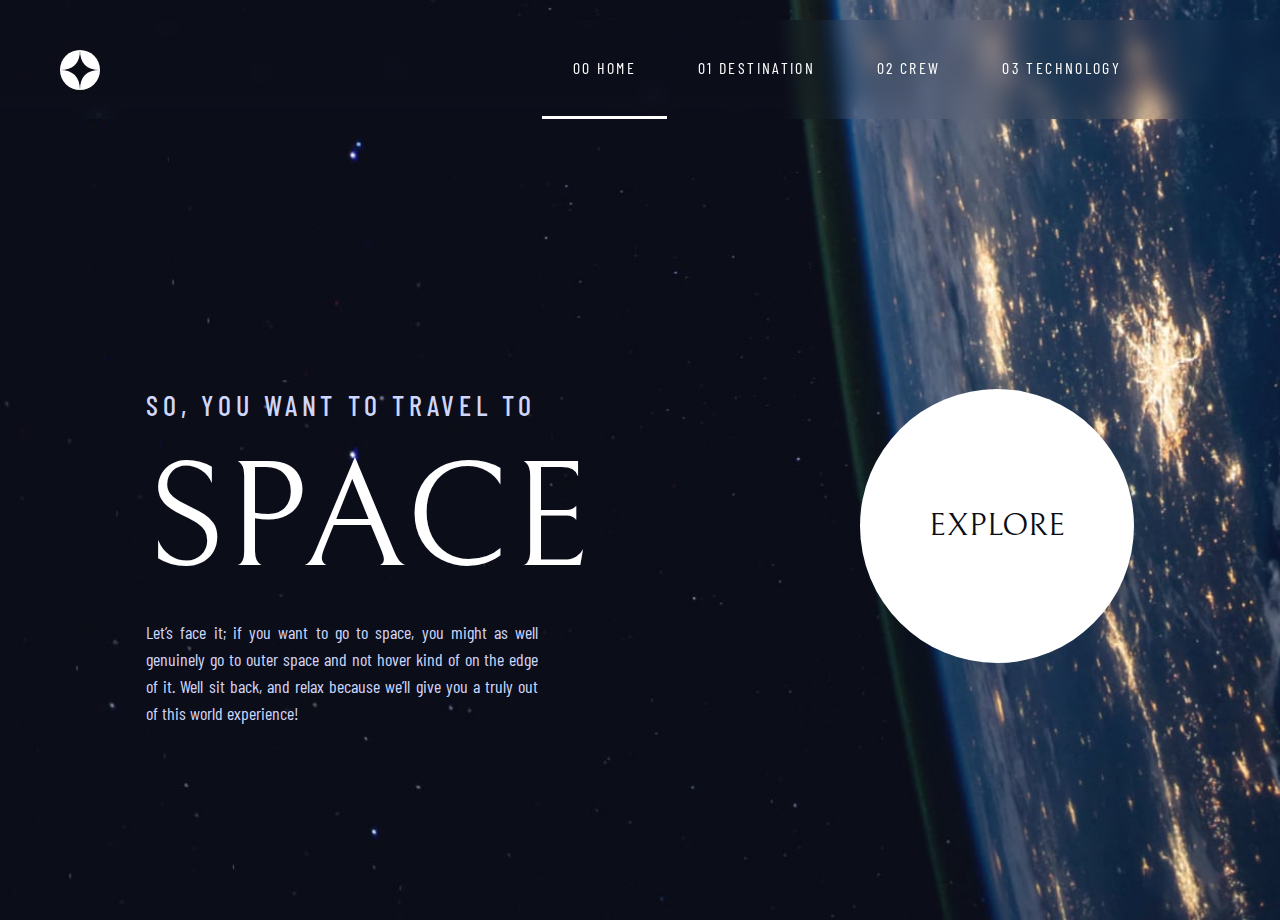
<file: index.html>
<!DOCTYPE html>
<html lang="en">
    <head>
        <meta charset="UTF-8">
        <meta name="viewport" content="width=device-width">
        <link rel="stylesheet" type="text/css" href="style/style.css">
        <link rel="stylesheet" type="text/css" href="style/bootstrap.min.css">
        <link rel="preconnect" href="https://fonts.googleapis.com">
        <link rel="preconnect" href="https://fonts.gstatic.com" crossorigin>
        <link href="https://fonts.googleapis.com/css2?family=Bellefair&display=swap" rel="stylesheet">
        <link rel="preconnect" href="https://fonts.googleapis.com">
        <link rel="preconnect" href="https://fonts.gstatic.com" crossorigin>
        <link href="https://fonts.googleapis.com/css2?family=Barlow+Condensed&display=swap" rel="stylesheet">
        <link rel="icon" type="image/png" href="assets/favicon-32x32.png">

<title>Meteorz - Explore the Universe with Space Tourism</title>
<meta name="description" content="Meteorz offers the ultimate space tourism experience, taking you beyond Earth's orbit to explore the wonders of the universe. Book your space adventure now!">
<meta name="keywords" content="space tourism, Meteorz, space travel, space exploration, zero gravity, space tour, interstellar journey, adventure travel, cosmic experience">
<meta name="author" content="Meteorz">
<meta name="viewport" content="width=device-width, initial-scale=1.0">
<meta charset="UTF-8">


<meta property="og:type" content="website">
<meta property="og:title" content="Meteorz - The Ultimate Space Tourism Experience">
<meta property="og:description" content="Join Meteorz for an unforgettable journey through space, from Earth’s orbit to the far reaches of the galaxy.">
<meta property="og:url" content="https://humaid07.github.io/Humaid07.Meteorz.github.io/.com">

<meta name="twitter:card" content="summary_large_image">
<meta name="twitter:title" content="Meteorz - Your Gateway to Space Tourism">
<meta name="twitter:description" content="Embark on a cosmic adventure with Meteorz. Experience the thrill of space travel and explore the universe like never before.">


        <!-- Google tag (gtag.js) -->
<script async src="https://www.googletagmanager.com/gtag/js?id=G-X5GN0ST0S8"></script>
<script>
  window.dataLayer = window.dataLayer || [];
  function gtag(){dataLayer.push(arguments);}
  gtag('js', new Date());

  gtag('config', 'G-X5GN0ST0S8');
</script>
        <style>
            @media only screen and (min-width:375px){
                body {
                    background: url("assets/home/background-home-mobile.jpg");
                    background-size: cover;
                    height: 100vh;
                }
            }
            @media only screen and (min-width:768px){
                body {
                    background: url("assets/home/background-home-tablet.jpg");
                    background-size: cover;
                    height: 100vh;
                }
            }
            @media only screen and (min-width:1280px){
                body {
                    background: url("assets/home/background-home-desktop.jpg");
                    background-size: cover;
                    height: 100vh;
                }
            }
        </style>
    </head>
    <body>
        <div class="nav-bar">
            <div class="logo">
                <a href="index.html"><img src="assets/shared/logo.svg" alt="company logo"></a>
            </div>
            <div class="toggle-button-open" id="toggle-ham-menu" onclick="imgClick()"><!--<img src="assets/shared/icon-hamburger.svg">--> </div>
            <div class="navbar-links" id="nav-links">
                <ul>
                    <li id="home-nav-btn"><a href="index.html">00 HOME</a></li>
                    <li id="dest-nav-btn"><a href="destination.html">01 DESTINATION</a></li>
                    <li id="crew-nav-btn"><a href="crew.html">02 CREW</a></li>
                    <li id="tech-nav-btn"><a href="technology.html">03 TECHNOLOGY</a></li>
                </ul>
            </div>
        </div>
        <div class="page">
            <div class="container">
                <div class="row" id="home-row">
                    <div class="col-lg-6" id="col1">
                        <h5 class="f-text">SO, YOU WANT TO TRAVEL TO</h5>
                        <h1 class="main-text">SPACE</h1>
                        <p class="s-text">Let’s face it; if you want to go to space, you might as well genuinely go to outer space and not hover kind of on the edge of it. Well sit back, and relax because we’ll give you a truly out of this world experience!</p>
                    </div>
                    <div class="col-lg-6" id="col2">
                        <a href="destination.html" class="explore-link">
                            <div class="home-button">
                                <p>EXPLORE</p>
                            </div>
                        </a>
                    </div>
                </div>
            </div>
        </div>

        <script src="js/script.js"></script>
        <script src="js/bootstrap.min.js"></script>
    </body>
</html>
</file>
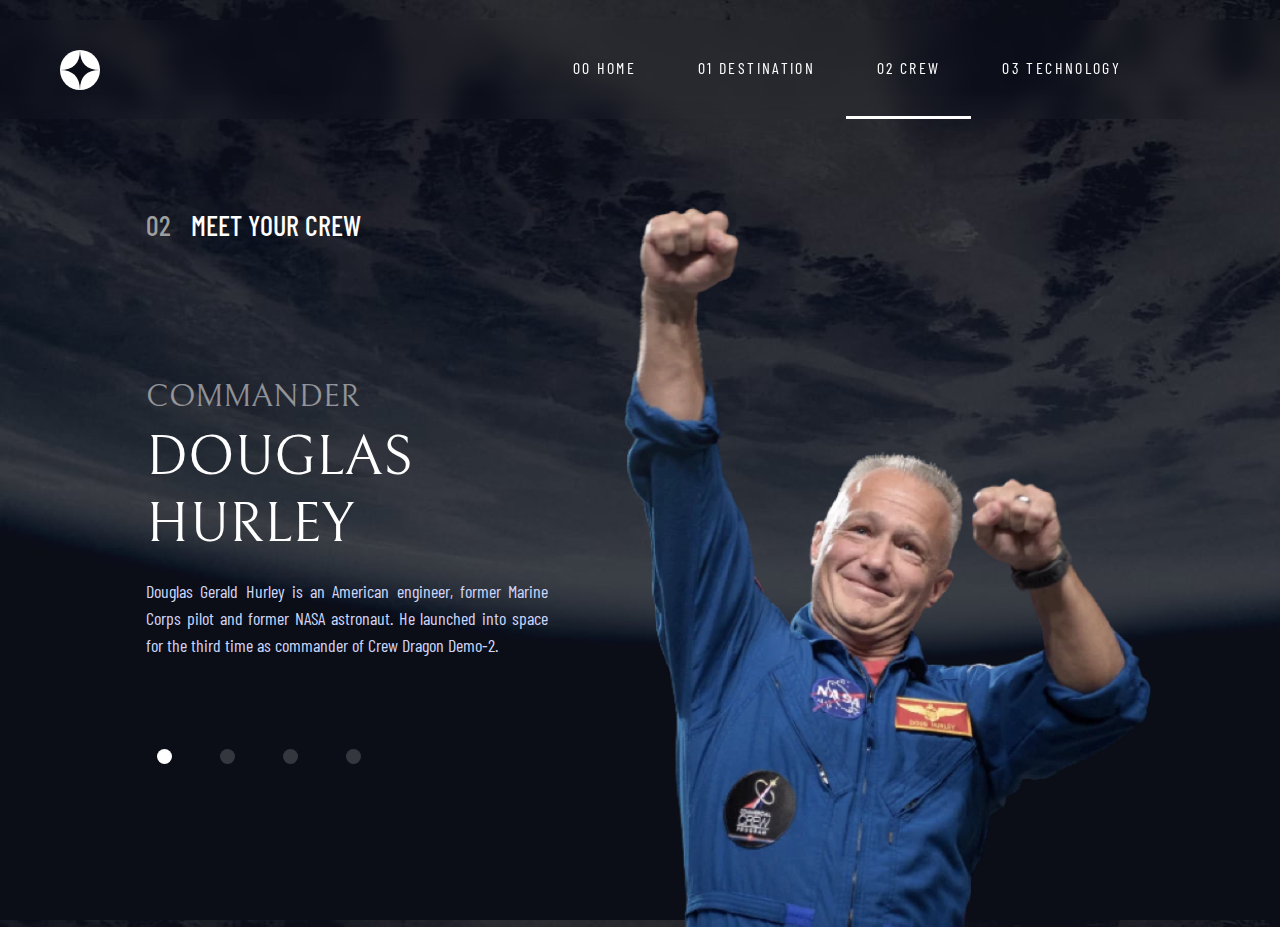
<file: crew.html>
<!DOCTYPE html>
<html lang="en">
    <head>
        <meta charset="UTF-8">
        <meta name="viewport" content="width=device-width">
        <title>CREW</title>
        <link rel="stylesheet" type="text/css" href="style/style.css">
        <link rel="stylesheet" type="text/css" href="style/bootstrap.min.css">
        <link rel="preconnect" href="https://fonts.googleapis.com">
        <link rel="preconnect" href="https://fonts.gstatic.com" crossorigin>
        <link href="https://fonts.googleapis.com/css2?family=Bellefair&display=swap" rel="stylesheet">
        <link rel="preconnect" href="https://fonts.googleapis.com">
        <link rel="preconnect" href="https://fonts.gstatic.com" crossorigin>
        <link href="https://fonts.googleapis.com/css2?family=Barlow+Condensed&display=swap" rel="stylesheet">
        <link rel="icon" type="image/png" href="assets/favicon-32x32.png">
        <style>
            @media only screen and (min-width: 375px){
                body {
                    background: url("assets/crew/background-crew-mobile.jpg");
                    background-size:cover;
                    height: 100vh;
                }
            }
            @media only screen and (min-width: 768px){
                body {
                    background: url("assets/crew/background-crew-tablet.jpg");
                    background-size: cover;
                    height: 100vh;
                }
            }
            @media only screen and (min-width: 1280px){
                body {
                    background: url("assets/crew/background-crew-desktop.jpg");
                    background-size: cover;
                    height: 100vh;
                }
            }
        </style>
    </head>
    <body>
        <div class="nav-bar">
            <div class="logo">
                <a href="index.html"><img src="assets/shared/logo.svg" alt="company logo"></a>
            </div>
            <div class="toggle-button-open" id="toggle-ham-menu" onclick="imgClick()"><!--<img src="assets/shared/icon-hamburger.svg">--> </div>
            <div class="navbar-links" id="nav-links">
                <ul>
                    <li id="home-nav-btn"><a href="index.html">00 HOME</a></li>
                    <li id="dest-nav-btn"><a href="destination.html">01 DESTINATION</a></li>
                    <li id="crew-nav-btn"><a href="crew.html">02 CREW</a></li>
                    <li id="tech-nav-btn"><a href="technology.html">03 TECHNOLOGY</a></li>
                </ul>
            </div>
        </div>
        <div class="container">
            <div class="row" id="crew-row">
                <div class="col-lg-6" id="crew-col1">
                    <h5 class="crew-title"><span style="color:rgb(158, 158, 158)">02</span>MEET YOUR CREW</h5>
                    <div class="crew-content">
                        <h3 class="crew-position" id="crew-position">COMMANDER</h3>
                        <h2 class="crew-name" id="crew-name">DOUGLAS HURLEY</h2>
                        <p class="crew-desc" id="crew-desc">Douglas Gerald Hurley is an American engineer, former Marine Corps pilot and former NASA astronaut. He launched into space for the third time as commander of Crew Dragon Demo-2.</p>
                    </div>
                    <div class="crew-nav">
                        <div class="nav-circles" id="nav-c1"></div>
                        <div class="nav-circles" id="nav-c2"></div>
                        <div class="nav-circles" id="nav-c3"></div>
                        <div class="nav-circles" id="nav-c4"></div>
                    </div>
                </div>
                <div class="col-lg-6" id="crew-col2">
                    <img src="assets/crew/image-douglas-hurley.webp" class="crew-image" id="crew-image" alt="crew image">
                    <hr class="crew-image-line">
                </div>
            </div>
        </div>
        
        

        <script src="js/script.js"></script>
        <script src="js/bootstrap.min.js"></script>
    </body>
</html>
</file>
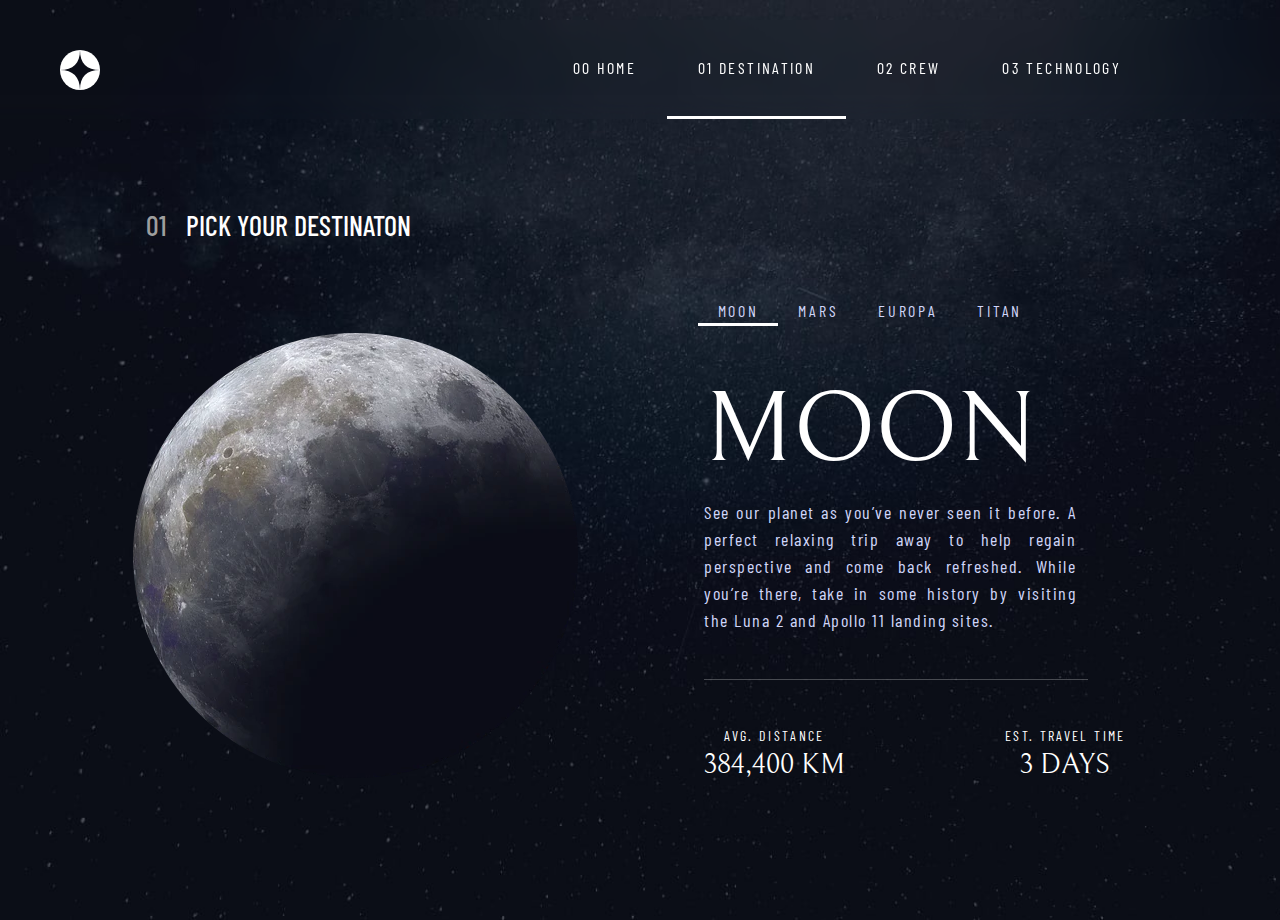
<file: destination.html>
<!DOCTYPE html>
<html lang="en">
    <head>
        <meta charset="UTF-8">
        <meta name="viewport" content="width=device-width">
        <title>DESTINATION</title>
        <link rel="stylesheet" type="text/css" href="style/style.css">
        <link rel="stylesheet" type="text/css" href="style/bootstrap.min.css">
        <link rel="preconnect" href="https://fonts.googleapis.com">
        <link rel="preconnect" href="https://fonts.gstatic.com" crossorigin>
        <link href="https://fonts.googleapis.com/css2?family=Bellefair&display=swap" rel="stylesheet">
        <link rel="preconnect" href="https://fonts.googleapis.com">
        <link rel="preconnect" href="https://fonts.gstatic.com" crossorigin>
        <link href="https://fonts.googleapis.com/css2?family=Barlow+Condensed&display=swap" rel="stylesheet">
        <link rel="icon" type="image/png" href="assets/favicon-32x32.png">
        <style>
            @media only screen and (min-width: 375px){
                body {
                    background: url("assets/destination/background-destination-mobile.jpg");
                    background-size:cover;
                    height: 100vh;
                }
            }
            @media only screen and (min-width: 768px){
                body {
                    background: url("assets/destination/background-destination-tablet.jpg");
                    background-size: cover;
                    height: 100vh;
                }
            }
            @media only screen and (min-width: 1280px){
                body {
                    background: url("assets/destination/background-destination-desktop.jpg");
                    background-size: cover;
                    height: 100vh;
                }
            }
        </style>
    </head>
    <body>
        <div class="nav-bar">
            <div class="logo">
                <a href="index.html"><img src="assets/shared/logo.svg" alt="company logo"></a>
            </div>
            <div class="toggle-button-open" id="toggle-ham-menu" onclick="imgClick()"><!--<img src="assets/shared/icon-hamburger.svg">--> </div>
            <div class="navbar-links" id="nav-links">
                <ul>
                    <li id="home-nav-btn"><a href="index.html">00 HOME</a></li>
                    <li id="dest-nav-btn"><a href="destination.html">01 DESTINATION</a></li>
                    <li id="crew-nav-btn"><a href="crew.html">02 CREW</a></li>
                    <li id="tech-nav-btn"><a href="technology.html">03 TECHNOLOGY</a></li>
                </ul>
            </div>
        </div>
        <div class="destination-page">
            <div class="container">
                <div class="row" id="dest-row">
                    <div class="col-lg-6" id="dest-col1">
                        <h5 class="dest-title"><span style="color:rgb(158, 158, 158)">01</span>PICK YOUR DESTINATON</h5>
                        <div class="planetholder">
                            <img class="planet" id="planet" src="assets/destination/image-moon.webp" alt="moon">
                        </div>
                    </div>
                    <div< class="col-lg-6" id="dest-col2">
                        <div class="planet-navbar">
                            <ul>
                                <li class="moon-btn" id="moon-btn">MOON</li>
                                <li id="mars-btn">MARS</li>
                                <li id="europa-btn">EUROPA</li>
                                <li id="titan-btn">TITAN</li>
                            </ul>
                        </div>
                        <h2 class="moon-name" id="moon-name">MOON</h2>
                        <p class="moon-desc" id="moon-desc">See our planet as you’ve never seen it before. A perfect relaxing trip away to help regain perspective and come back refreshed. While you’re there, take in some history by visiting the Luna 2 and Apollo 11 landing sites.</p>
                        <hr class="line">
                        <div class="bottom-section">
                            <div class="distance">
                                <p class="dis-title">AVG. DISTANCE</p>
                                <p class="dis-value" id="dis-value">384,400 KM</p>
                            </div>
                            <div class="time">
                                <p class="est-time">EST. TRAVEL TIME</p>
                                <p class="time-value" id="time-value">3 DAYS</p>
                            </div>
                        </div>
                    </div>
                </div>
            </div>
        </div>
        

        <script src="js/script.js"></script>
        <script src="js/bootstrap.min.js"></script>
    </body>
</html>
</file>
<file: style/style.css>
body {
  margin: 0px;
  padding: 0px;
}
/*CSS for nav bar*/
.logo {
  margin-left: 30px;
}
.logo img {
  width: 30px;
}
.navbar-links ul li a {
  margin-top: 20px;
  margin-bottom: 20px;
}
.navbar-links ul {
  margin: 0;
  padding: 0;
  display: flex;
}
.navbar-links li {
  list-style: none;
}
.navbar-links li a {
  text-decoration: none;
  font-size: 16px;
  font-family: "Barlow Condensed", sans-serif;
  letter-spacing: 2.35px;
  color: white;
  padding: 16px;
  display: block;
}
.navbar-links li:hover {
  border-bottom: 3px solid rgb(192, 192, 192);
}
.nav-btn-active {
  border-bottom: 3px solid white;
}
/*CSS for home page*/
#col1 {
  color: white;
}
.f-text {
  color: #d0d6f9;
  font-family: "Barlow Condensed", sans-serif;
  letter-spacing: 4.75px;
}
.main-text {
  font-family: "Bellefair", serif;
}
.s-text {
  color: #d0d6f9;
  font-family: "Barlow Condensed", sans-serif;
}
.explore-link,
.explore-link:hover {
  text-decoration: none;
  color: #0b0d17;
}
/*End of the homepage css*/

/*Beginning of destination page css*/
.dest-title {
  color: white;
  font-family: "Barlow Condensed", sans-serif;
}
.dest-title span {
  margin-right: 20px;
  font-family: "Barlow Condensed", sans-serif;
}
.planet-navbar ul li {
  color: #d0d6f9;
  font-family: "Barlow Condensed", sans-serif;
  list-style: none;
  padding-left: 20px;
  padding-right: 20px;
}
.planet-navbar ul li:hover {
  border-bottom: 3px solid rgb(192, 192, 192);
}
.planet-navbar ul {
  display: flex;
}
.moon-btn {
  border-bottom: 3px solid white;
}
.moon-name {
  color: white;
  font-family: "Bellefair", serif;
}
.moon-desc {
  color: #d0d6f9;
  font-family: "Barlow Condensed", sans-serif;
}
.bottom-section {
  color: white;
}
.dis-title,
.est-time {
  font-family: "Barlow Condensed", sans-serif;
}
.dis-value,
.time-value {
  font-family: "Bellefair", serif;
}
.planet-navbar-active {
  border-bottom: 3px solid white;
}
/*End of destination page css*/

/*Beginning of crew page css*/
.crew-title {
  color: white;
  font-family: "Barlow Condensed", sans-serif;
}
.crew-title span {
  margin-right: 20px;
  font-family: "Barlow Condensed", sans-serif;
}
.crew-position {
  color: white;
  opacity: 50%;
  font-family: "Bellefair", serif;
}
.crew-name {
  color: white;
  font-family: "Bellefair", serif;
}
.crew-desc {
  color: #d0d6f9;
  font-family: "Barlow Condensed", sans-serif;
}
.crew-nav {
  display: flex;
}
.nav-circles {
  background-color: white;
  transition: 0.5s;
  opacity: 17.44%;
  border-radius: 25px;
}
.nav-circles-active {
  background-color: white;
  opacity: 100%;
}
.nav-circles:hover {
  background-color: #979797;
  transition: 0.5s;
  opacity: 100%;
  cursor: help;
}
/*End of crew page css*/

/*Beginning of tech page css*/
.tech-title {
  color: white;
  font-family: "Barlow Condensed", sans-serif;
}
.tech-title span {
  margin-right: 20px;
  font-family: "Barlow Condensed", sans-serif;
}
.num {
  color: white;
  font-family: "Bellefair", serif;
  transition: 0.5s;
  z-index: 20;
}
.num:hover {
  color: black;
  background-color: white;
  transition: 0.5s;
  cursor: help;
}
.num-active {
  color: black;
  background-color: white;
}
.terminology-txt,
.tech-desc {
  color: #d0d6f9;
  font-family: "Barlow Condensed", sans-serif;
}
.tech-main-txt {
  color: white;
  font-family: "Bellefair", serif;
}
/*End of tech page css*/

/* font-family: 'Bellefair', serif; */
/* font-family: 'Barlow Condensed', sans-serif; */

@media only screen and (min-width: 375px) {
  .logo {
    padding-top: 20px;
    padding-bottom: 20px;
  }
  .nav-bar {
    display: flex;
    justify-content: space-between;
    align-items: center;
    color: white;
    z-index: 100;
  }
  .navbar-links {
    display: none;
    margin-left: 50vw;
  }
  .nav-bar {
    flex-direction: column;
    align-items: flex-start;
  }
  .navbar-links ul {
    position: absolute;
    flex-direction: column;
    width: 50vw;
    z-index: 100;
  }
  .navbar-links ul {
    background-color: transparent;
    backdrop-filter: blur(10px);
  }
  .navbar-links-active {
    display: flex;
  }
  .toggle-button-open {
    position: absolute;
    top: 25px;
    right: 20px;
    display: flex;
    flex-direction: column;
    justify-content: space-between;
    width: 20px;
  }
  #home-row {
    margin-top: 10vh;
  }
  #col1 {
    text-align: center;
  }
  .f-text {
    font-size: 16px;
  }
  .main-text {
    font-size: 80px;
  }
  .s-text {
    font-size: 15px;
    padding-left: 5vw;
    padding-right: 5vw;
  }
  #col2 {
    margin-top: 10vh;
    display: flex;
    justify-content: center;
  }
  .home-button {
    width: 150px;
    height: 150px;
    border-radius: 100%;
    background-color: white;
    transition: 0.5s;
  }
  .home-button:hover {
    box-shadow: 0px 0px 0px 40px #979797;
    transition: 0.5s;
  }
  .home-button p {
    text-align: center;
    line-height: 150px;
    font-size: 20px;
    font-family: "Bellefair", serif;
  }
  /*End of the homepage css*/

  /*Beginning of the destination css*/
  #dest-row {
    margin-top: 3vh;
  }
  .dest-title {
    text-align: center;
    font-size: 16px;
  }
  .dest-title span {
    font-size: 16px;
  }
  .planetholder {
    margin-top: 5vh;
  }
  .planet {
    display: block;
    margin-left: auto;
    margin-right: auto;
    width: 170px;
  }
  #dest-col2 {
    padding-left: 5vw;
    padding-right: 5vw;
  }
  .planet-navbar {
    margin-top: 3vh;
  }
  .planet-navbar ul li {
    font-size: 14px;
    letter-spacing: 2.7px;
  }
  .planet-navbar ul li:hover {
    border-bottom: 3px solid #979797;
  }
  .planet-navbar ul {
    display: flex;
    justify-content: center;
    margin-left: -3vw;
  }
  .moon-name {
    text-align: center;
    font-size: 56px;
    margin-top: 3vh;
  }
  .moon-desc {
    font-size: 15px;
    text-align: center;
    letter-spacing: 1.5px;
  }
  .line {
    border-top: 1px solid white;
    width: 300px;
    margin: auto;
    margin-top: 5vh;
  }
  .bottom-section {
    display: block;
    justify-content: center;
    margin-top: 5vh;
  }
  .time {
    margin-top: 3vh;
  }
  .dis-title,
  .est-time {
    text-align: center;
    font-size: 14px;
    letter-spacing: 2.35px;
    margin-top: 0vh;
  }
  .dis-value,
  .time-value {
    text-align: center;
    font-size: 28px;
    margin-top: -2vh;
  }
  /*End of the destination css*/

  /*Beginning of crew page css*/
  #crew-row {
    margin-top: 3vh;
  }
  .crew-title {
    font-size: 16px;
    text-align: center;
  }
  .crew-title span {
    font-size: 16px;
  }
  .crew-content {
    margin-top: 50vh;
  }
  .crew-position {
    text-align: center;
    font-size: 16px;
  }
  .crew-name {
    text-align: center;
    font-size: 24px;
  }
  .crew-desc {
    text-align: center;
    font-size: 15px;
    margin-top: 20px;
    padding-left: 20px;
    padding-right: 20px;
  }
  .crew-nav {
    margin-top: -28vh;
    justify-content: center;
  }
  .nav-circles {
    width: 10px;
    height: 10px;
    margin-left: 14px;
    margin-right: 14px;
  }
  .crew-image {
    height: 30vh;
    margin-top: -38vh;
    display: block;
    margin-left: auto;
    margin-right: auto;
  }
  .crew-image-line {
    border: 1px rgb(172, 172, 172) solid;
    width: 300px;
    margin: auto;
    margin-top: -0vh;
  }
  /*End of crew page css*/

  /*Start of tech page css*/
  #tech-row {
    margin-top: 3vh;
  }
  .tech-title {
    font-size: 16px;
    text-align: center;
  }
  .tech-title span {
    font-size: 16px;
  }
  .tech-sub-col {
    margin-top: 15vh;
    margin-left: 0vw;
    margin-top: 35vh;
  }
  .tech-nums {
    display: flex;
    justify-content: center;
  }
  .num {
    display: flex;
    justify-content: center;
    align-items: center;
    width: 40px;
    height: 40px;
    border: 1px white solid;
    border-radius: 50px;
    font-size: 32px;
    margin-left: 16px;
    margin-right: 16px;
  }
  .tech-sub-content {
    margin-left: 0vw;
    padding-top: 5vh;
  }
  .terminology-txt {
    font-size: 14px;
    text-align: center;
  }
  .tech-main-txt {
    font-size: 24px;
    text-align: center;
  }
  .tech-desc {
    font-size: 15px;
    margin-top: 3vh;
    text-align: center;
    padding-left: 10px;
    padding-right: 10px;
  }
  #tech-col2 {
    position: absolute;
    padding: 0px;
    margin-top: 10vh;
  }
  .tech-image1 {
    background: url("assets/technology/image-launch-vehicle-landscape.jpg");
    height: 40vh;
    background-repeat: no-repeat;
    background-size: contain;
  }
  /*End of tech page css*/
}
@media only screen and (min-width: 768px) {
  .logo {
    margin-left: 60px;
  }
  .logo img {
    width: 40px;
  }
  .nav-bar {
    margin-top: 20px;
    display: flex;
    justify-content: space-between;
    align-items: center;
    background-color: transparent;
    backdrop-filter: blur(10px);
    color: white;
    z-index: 100;
  }
  .navbar-links {
    display: block;
    margin-left: 0vw;
    margin-right: 5vw;
  }

  .nav-bar {
    flex-direction: row;
    align-items: center;
  }
  .navbar-links ul {
    position: relative;
    flex-direction: row;
    width: 100%;
    z-index: 100;
  }
  .navbar-links ul {
    background-color: transparent;
    backdrop-filter: blur(10px);
  }
  .navbar-links-active {
    display: flex;
  }
  .toggle-button-open,
  .toggle-button-close {
    display: none;
  }
  #home-row {
    margin-top: 10vh;
  }
  #col1 {
    text-align: center;
  }
  .f-text {
    font-size: 20px;
  }
  .main-text {
    font-size: 150px;
  }
  .s-text {
    font-size: 16px;
    padding-left: 15vw;
    padding-right: 15vw;
  }
  #col2 {
    margin-top: 10vh;
    display: flex;
    justify-content: center;
  }
  .home-button {
    width: 242px;
    height: 242px;
    border-radius: 100%;
    background-color: white;
    transition: 0.5s;
  }
  .home-button:hover {
    box-shadow: 0px 0px 0px 50px #979797;
    transition: 0.5s;
  }
  .home-button p {
    text-align: center;
    line-height: 242px;
    font-size: 32px;
    font-family: "Bellefair", serif;
  }
  /*End of the homepage css*/

  /*Beginning of the destination css*/
  #dest-row {
    margin-top: 3vh;
  }
  .dest-title {
    text-align: left;
    font-size: 20px;
  }
  .dest-title span {
    font-size: 20px;
  }
  .planetholder {
    margin-top: 5vh;
  }
  .planet {
    display: block;
    margin-left: auto;
    margin-right: auto;
    width: 300px;
  }
  #dest-col2 {
    padding-left: 5vw;
    padding-right: 5vw;
  }
  .planet-navbar {
    margin-top: 5vh;
  }
  .planet-navbar ul li {
    font-size: 16px;
    letter-spacing: 2.7px;
  }
  .planet-navbar ul li:hover {
    border-bottom: 3px solid #979797;
    cursor: help;
  }
  .planet-navbar ul {
    display: flex;
    justify-content: center;
    margin-left: -3vw;
  }
  .moon-name {
    text-align: center;
    font-size: 80px;
    margin-top: 3vh;
  }
  .moon-desc {
    font-size: 16px;
    text-align: center;
    letter-spacing: 1.5px;
  }
  .line {
    border-top: 1px solid white;
    width: 500px;
    margin: auto;
    margin-top: 5vh;
  }
  .bottom-section {
    display: flex;
    justify-content: center;
    margin-top: 5vh;
  }
  .distance {
    padding-right: 80px;
  }
  .time {
    padding-left: 80px;
    margin-top: 0vh;
  }
  .dis-title,
  .est-time {
    font-size: 14px;
    letter-spacing: 2.35px;
  }
  .dis-value,
  .time-value {
    font-size: 28px;
  }
  /*End of the destination css*/

  /*Beginning of crew page css*/
  #crew-row {
    margin-top: 3vh;
  }
  .crew-title {
    font-size: 20px;
    text-align: left;
  }
  .crew-title span {
    font-size: 20px;
  }
  .crew-content {
    margin-top: 10vh;
  }
  .crew-position {
    text-align: center;
    font-size: 24px;
  }
  .crew-name {
    text-align: center;
    font-size: 40px;
  }
  .crew-desc {
    text-align: center;
    font-size: 16px;
    margin-top: 20px;
    padding-left: 120px;
    padding-right: 120px;
  }
  .crew-nav {
    margin-top: 5vh;
    justify-content: center;
  }
  .nav-circles {
    width: 10px;
    height: 10px;
    margin-left: 24px;
    margin-right: 24px;
  }
  .crew-image {
    height: 48vh;
    position: absolute;
    bottom: 0px;
    right: 25%;
    margin-bottom: -2vh;
  }
  .crew-image-line {
    display: none;
  }
  /*End of crew page css*/

  /*Start of tech page css*/
  #tech-row {
    margin-top: 3vh;
  }
  .tech-title {
    text-align: left;
    font-size: 20px;
    margin-left: 5vw;
  }
  .tech-title span {
    font-size: 20px;
  }
  .tech-sub-col {
    margin-top: 15vh;
    margin-left: 0vw;
    margin-top: 45vh;
  }
  .tech-nums {
    display: flex;
    justify-content: center;
  }
  .num {
    display: flex;
    justify-content: center;
    align-items: center;
    width: 60px;
    height: 60px;
    border: 1px white solid;
    border-radius: 50px;
    font-size: 32px;
    margin-left: 16px;
    margin-right: 16px;
  }
  .tech-sub-content {
    margin-left: 0vw;
    padding-top: 5vh;
  }
  .terminology-txt {
    font-size: 16px;
    text-align: center;
  }
  .tech-main-txt {
    font-size: 40px;
    text-align: center;
  }
  .tech-desc {
    font-size: 16px;
    margin-top: 3vh;
    text-align: center;
    padding-left: 100px;
    padding-right: 100px;
  }
  #tech-col2 {
    position: absolute;
    padding: 0px;
    margin-top: 10vh;
  }
  .tech-image1 {
    background: url("assets/technology/image-launch-vehicle-landscape.jpg");
    height: 40vh;
    background-repeat: no-repeat;
    background-size: contain;
  }
  /*End of tech page css*/
}
@media only screen and (min-width: 1280px) {
  .logo {
    margin-left: 60px;
  }
  .nav-bar {
    margin-top: 20px;
    display: flex;
    justify-content: space-between;
    align-items: center;
    background-color: transparent;
    backdrop-filter: blur(10px);
    color: white;
    z-index: 100;
  }
  .navbar-links {
    margin-right: 10%;
  }
  .navbar-links li {
    padding-left: 15px;
    padding-right: 15px;
  }
  .toggle-button-open,
  .toggle-button-close {
    display: none;
  }
  #home-row {
    margin-top: 30vh;
  }
  #col1 {
    text-align: justify;
  }
  .f-text {
    font-size: 28px;
    margin-left: 5vw;
  }
  .main-text {
    font-size: 150px;
    margin-left: 5vw;
  }
  .s-text {
    font-size: 18px;
    padding-left: 0vw;
    padding-right: 7vw;
    margin-left: 5vw;
  }
  #col2 {
    margin-top: 0vh;
    display: flex;
    justify-content: end;
  }
  .home-button {
    width: 274px;
    height: 274px;
    border-radius: 100%;
    background-color: white;
    transition: 0.5s;
    margin-right: 5vw;
  }
  .home-button:hover {
    box-shadow: 0px 0px 0px 50px #979797;
    transition: 0.5s;
  }
  .home-button p {
    text-align: center;
    line-height: 274px;
    font-size: 32px;
    font-family: "Bellefair", serif;
  }
  /*End of the homepage css*/

  /*Beginning of the destination css*/
  #dest-row {
    margin-top: 10vh;
  }
  .dest-title {
    font-size: 28px;
    margin-left: 5vw;
  }
  .dest-title span {
    font-size: 28px;
  }
  .planetholder {
    margin-top: 10vh;
  }
  .planet {
    display: block;
    margin-left: auto;
    margin-right: auto;
    width: 445px;
  }
  #dest-col2 {
    padding-left: 5vw;
  }
  .planet-navbar {
    margin-top: 10vh;
  }
  .planet-navbar ul li {
    font-size: 16px;
    letter-spacing: 2.7px;
  }
  .planet-navbar ul li:hover {
    border-bottom: 3px solid #979797;
    cursor: help;
  }
  .planet-navbar ul {
    display: flex;
    justify-content: flex-start;
    margin-left: -3vw;
  }
  .moon-name {
    text-align: left;
    font-size: 100px;
    margin-top: 5vh;
  }
  .moon-desc {
    font-size: 18px;
    text-align: justify;
    padding-right: 70px;
    letter-spacing: 1.5px;
  }
  .line {
    border-top: 1px solid white;
    width: 30vw;
    margin: 0;
    margin-top: 5vh;
  }
  .bottom-section {
    display: flex;
    justify-content: flex-start;
    margin-top: 5vh;
  }
  .distance {
    padding-right: 80px;
  }
  .time {
    padding-left: 80px;
    margin-top: 0vh;
  }
  .dis-title,
  .est-time {
    font-size: 14px;
    letter-spacing: 2.35px;
  }
  .dis-value,
  .time-value {
    font-size: 28px;
  }
  /*End of the destination css*/

  /*Beginning of crew page css*/
  #crew-row {
    margin-top: 10vh;
  }
  .crew-title {
    text-align: left;
    font-size: 28px;
    margin-left: 5vw;
  }
  .crew-title span {
    font-size: 28px;
  }
  .crew-content {
    padding-left: 5vw;
    margin-top: 15vh;
  }
  .crew-position {
    text-align: left;
    font-size: 32px;
  }
  .crew-name {
    text-align: left;
    font-size: 56px;
  }
  .crew-desc {
    text-align: justify;
    font-size: 18px;
    margin-top: 20px;
    padding-right: 80px;
    padding-left: 0px;
  }
  .crew-nav {
    padding-left: 4vw;
    margin-top: 10vh;
    justify-content: left;
  }
  .nav-circles {
    width: 15px;
    height: 15px;
    margin-left: 24px;
    margin-right: 24px;
  }
  .crew-image {
    height: 80vh;
    position: absolute;
    bottom: 0px;
    right: 10%;
    margin-bottom: -3vh;
  }
  .crew-image-line {
    display: none;
  }
  /*End of crew page css*/
  /*Start of tech page css*/
  #tech-col1 {
    padding-left: 5vw;
  }
  .tech-title {
    text-align: left;
    font-size: 28px;
    margin-left: 5vw;
  }
  .tech-title span {
    font-size: 28px;
  }
  #tech-row {
    margin-top: 10vh;
  }
  .tech-sub-col {
    margin-top: 15vh;
    margin-left: 5vw;
  }
  .tech-nums {
    position: absolute;
    display: block;
  }
  .num {
    display: flex;
    justify-content: center;
    align-items: center;
    width: 80px;
    height: 80px;
    border: 1px white solid;
    border-radius: 50px;
    font-size: 32px;
    margin-top: 16px;
    margin-bottom: 16px;
  }
  .tech-sub-content {
    margin-left: 10vw;
    padding-top: 5vh;
  }
  .terminology-txt {
    font-size: 16px;
    text-align: left;
  }
  .tech-main-txt {
    font-size: 56px;
    text-align: left;
  }
  .tech-desc {
    font-size: 18px;
    margin-top: 3vh;
    text-align: left;
    padding-right: 50px;
    padding-left: 0px;
  }
  #tech-col2 {
    position: relative;
    padding: 0px;
    margin-top: 5vh;
  }
  .tech-image1 {
    background: url("assets/technology/image-launch-vehicle-portrait.jpg");
    width: 515px;
    height: 575px;
    background-repeat: no-repeat;
    background-size: contain;
    position: absolute;
    right: 0px;
  }
  /*End of tech page css*/
}
@media only screen and (min-width: 1900px) {
  /*This breakpoint only use for technology page specific css rule*/
  #tech-col1 {
    padding-left: 16vw;
  }
}
</file>
